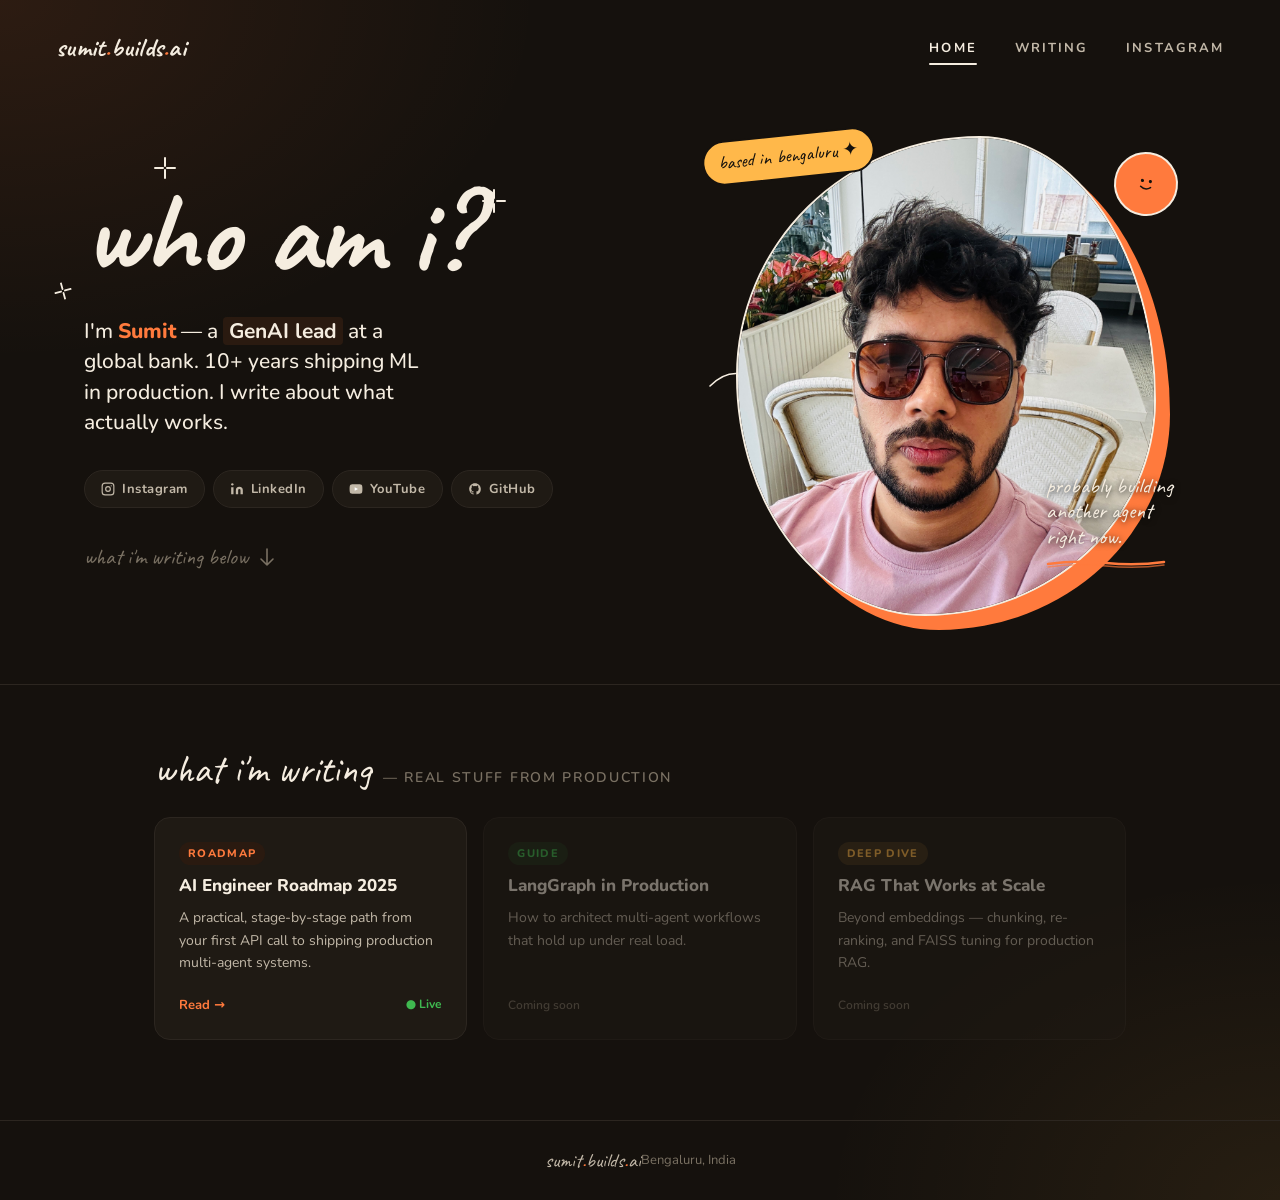
<file: index.html>
<!DOCTYPE html>
<html lang="en">

<head>
    <meta charset="UTF-8" />
    <meta name="viewport" content="width=device-width, initial-scale=1" />
    <title>Sumit Khandelwal — AI Engineer & Builder</title>
    <link rel="preconnect" href="https://fonts.googleapis.com" />
    <link rel="preconnect" href="https://fonts.gstatic.com" crossorigin />
    <link
        href="https://fonts.googleapis.com/css2?family=Caveat:wght@600;700&family=Nunito:wght@400;600;700;800&display=swap"
        rel="stylesheet" />
    <link rel="stylesheet" href="assets/style.css" />

</head>

<body>

    <!-- TOPBAR -->
    <header class="topbar">
        <div class="wordmark">sumit<span class="dot">.</span>builds<span class="dot">.</span>ai</div>
        <nav class="topnav">
            <a href="#" class="active">Home</a>
            <a href="#writing">Writing</a>
            <a href="https://www.instagram.com/sumit.builds.ai" target="_blank">Instagram</a>
        </nav>
    </header>

    <!-- HERO STAGE -->
    <main class="stage">

        <!-- LEFT: COPY -->
        <div class="copy">
            <h1 class="who">
                who am i?
                <svg class="spark s1" width="22" height="22" viewBox="0 0 22 22" fill="none">
                    <path d="M11 1 L11 9 M1 11 L9 11 M13 11 L21 11 M11 13 L11 21" stroke="currentColor" stroke-width="2"
                        stroke-linecap="round" />
                </svg>
                <svg class="spark s2" width="28" height="28" viewBox="0 0 28 28" fill="none">
                    <path d="M14 3 L14 11 M3 14 L11 14 M17 14 L25 14 M14 17 L14 25" stroke="currentColor"
                        stroke-width="2" stroke-linecap="round" />
                </svg>
                <svg class="spark s3" width="18" height="18" viewBox="0 0 18 18" fill="none">
                    <path d="M9 1 L9 7 M1 9 L7 9 M11 9 L17 9 M9 11 L9 17" stroke="currentColor" stroke-width="1.8"
                        stroke-linecap="round" />
                </svg>
            </h1>

            <p class="lede">
                I'm <span class="name">Sumit</span> — a <span class="pop">GenAI lead</span> at a global bank. 10+ years
                shipping ML in production. I write about what actually works.
            </p>

            <div class="social-row">
                <!-- Instagram -->
                <a class="soc" href="https://www.instagram.com/sumit.builds.ai" target="_blank">
                    <svg width="14" height="14" viewBox="0 0 24 24" fill="none" stroke="currentColor" stroke-width="2"
                        stroke-linecap="round" stroke-linejoin="round">
                        <rect x="2" y="2" width="20" height="20" rx="5" ry="5" />
                        <circle cx="12" cy="12" r="4" />
                        <circle cx="17.5" cy="6.5" r="1" fill="currentColor" stroke="none" />
                    </svg>
                    Instagram
                </a>
                <!-- LinkedIn -->
                <a class="soc" href="https://www.linkedin.com/in/khandelwalsumit/" target="_blank">
                    <svg width="14" height="14" viewBox="0 0 24 24" fill="currentColor">
                        <path d="M16 8a6 6 0 0 1 6 6v7h-4v-7a2 2 0 0 0-2-2 2 2 0 0 0-2 2v7h-4v-7a6 6 0 0 1 6-6z" />
                        <rect x="2" y="9" width="4" height="12" />
                        <circle cx="4" cy="4" r="2" />
                    </svg>
                    LinkedIn
                </a>
                <!-- YouTube -->
                <a class="soc" href="https://www.youtube.com/@Khandelwalsumit" target="_blank">
                    <svg width="14" height="14" viewBox="0 0 24 24" fill="currentColor">
                        <path
                            d="M22.54 6.42a2.78 2.78 0 0 0-1.95-1.96C18.88 4 12 4 12 4s-6.88 0-8.59.46a2.78 2.78 0 0 0-1.95 1.96A29 29 0 0 0 1 12a29 29 0 0 0 .46 5.58A2.78 2.78 0 0 0 3.41 19.6C5.12 20 12 20 12 20s6.88 0 8.59-.4a2.78 2.78 0 0 0 1.95-1.95A29 29 0 0 0 23 12a29 29 0 0 0-.46-5.58z" />
                        <polygon points="9.75 15.02 15.5 12 9.75 8.98 9.75 15.02" fill="white" />
                    </svg>
                    YouTube
                </a>
                <!-- GitHub -->
                <a class="soc" href="https://github.com/khandelwalsumit/" target="_blank">
                    <svg width="14" height="14" viewBox="0 0 24 24" fill="currentColor">
                        <path
                            d="M12 2C6.477 2 2 6.484 2 12.017c0 4.425 2.865 8.18 6.839 9.504.5.092.682-.217.682-.483 0-.237-.008-.868-.013-1.703-2.782.605-3.369-1.343-3.369-1.343-.454-1.158-1.11-1.466-1.11-1.466-.908-.62.069-.608.069-.608 1.003.07 1.531 1.032 1.531 1.032.892 1.53 2.341 1.088 2.91.832.092-.647.35-1.088.636-1.338-2.22-.253-4.555-1.113-4.555-4.951 0-1.093.39-1.988 1.029-2.688-.103-.253-.446-1.272.098-2.65 0 0 .84-.27 2.75 1.026A9.564 9.564 0 0 1 12 6.844a9.59 9.59 0 0 1 2.504.337c1.909-1.296 2.747-1.027 2.747-1.027.546 1.379.202 2.398.1 2.651.64.7 1.028 1.595 1.028 2.688 0 3.848-2.339 4.695-4.566 4.943.359.309.678.92.678 1.855 0 1.338-.012 2.419-.012 2.747 0 .268.18.58.688.482A10.019 10.019 0 0 0 22 12.017C22 6.484 17.522 2 12 2z" />
                    </svg>
                    GitHub
                </a>
            </div>

            <div class="scroll-hint">
                what i'm writing below
                <svg width="22" height="22" viewBox="0 0 22 22" fill="none">
                    <path d="M11 3 L11 19 M5 13 L11 19 L17 13" stroke="currentColor" stroke-width="1.6"
                        stroke-linecap="round" stroke-linejoin="round" />
                </svg>
            </div>
        </div>

        <!-- RIGHT: PHOTO -->
        <div class="portrait-wrap">

            <svg class="arrow-curl" width="80" height="80" viewBox="0 0 80 80" fill="none">
                <path d="M8 50 Q 28 30, 50 42 Q 64 50, 70 36" stroke="currentColor" stroke-width="1.6"
                    stroke-linecap="round" fill="none" />
                <path d="M64 32 L70 36 L66 42" stroke="currentColor" stroke-width="1.6" stroke-linecap="round"
                    stroke-linejoin="round" fill="none" />
            </svg>

            <div class="tag-pill">based in bengaluru ✦</div>

            <div class="blob">
                <img src="assets/avatar.JPG" alt="Sumit Khandelwal" />
            </div>

            <div class="smiley">
                <svg width="32" height="32" viewBox="0 0 32 32" fill="none">
                    <circle cx="12" cy="13" r="1.6" fill="currentColor" />
                    <circle cx="20" cy="13" r="1.6" fill="currentColor" />
                    <path d="M11 19 Q 16 23, 21 19" stroke="currentColor" stroke-width="1.6" stroke-linecap="round"
                        fill="none" />
                </svg>
            </div>

            <div class="callout">
                probably building another agent <br> right now.
                <br><span class="underline">
                    <svg width="120" height="12" viewBox="0 0 120 12" fill="none" style="display:block;margin-top:4px">
                        <path d="M2 6 Q 30 2, 60 5 T 118 4" stroke="#ff7a3d" stroke-width="2.5" stroke-linecap="round"
                            fill="none" />
                        <path d="M2 9 Q 30 5, 60 8 T 118 7" stroke="#ff7a3d" stroke-width="1.5" stroke-linecap="round"
                            fill="none" opacity="0.65" />
                    </svg>
                </span>
            </div>

        </div>
    </main>

    <!-- STRIPE -->
    <div class="stripe"></div>

    <!-- WRITING SECTION -->
    <section class="writing" id="writing">
        <div class="writing-header">
            <div class="writing-label">what i'm writing</div>
            <div class="writing-sub">— real stuff from production</div>
        </div>

        <div class="writing-grid">

            <a href="articles/ai-engineer-roadmap.html" class="wcard">
                <div class="wtag wtag-orange">Roadmap</div>
                <div class="wtitle">AI Engineer Roadmap 2025</div>
                <div class="wdesc">A practical, stage-by-stage path from your first API call to shipping production
                    multi-agent systems.</div>
                <div class="wfooter">
                    <span class="wlink">Read →</span>
                    <span class="wlive">● Live</span>
                </div>
            </a>

            <div class="wcard dim">
                <div class="wtag wtag-green">Guide</div>
                <div class="wtitle">LangGraph in Production</div>
                <div class="wdesc">How to architect multi-agent workflows that hold up under real load.</div>
                <div class="wfooter">
                    <span class="wstatus">Coming soon</span>
                </div>
            </div>

            <div class="wcard dim">
                <div class="wtag wtag-peach">Deep Dive</div>
                <div class="wtitle">RAG That Works at Scale</div>
                <div class="wdesc">Beyond embeddings — chunking, re-ranking, and FAISS tuning for production RAG.</div>
                <div class="wfooter">
                    <span class="wstatus">Coming soon</span>
                </div>
            </div>

        </div>
    </section>

    <!-- FOOTER STRIPE -->
    <div class="stripe"></div>
    <div class="footer-inner">
        <div class="footer-word">sumit<span style="color:var(--lav)">.</span>builds<span
                style="color:var(--lav)">.</span>ai</div>
        <div>Bengaluru, India</div>
    </div>

</body>

</html>
</file>
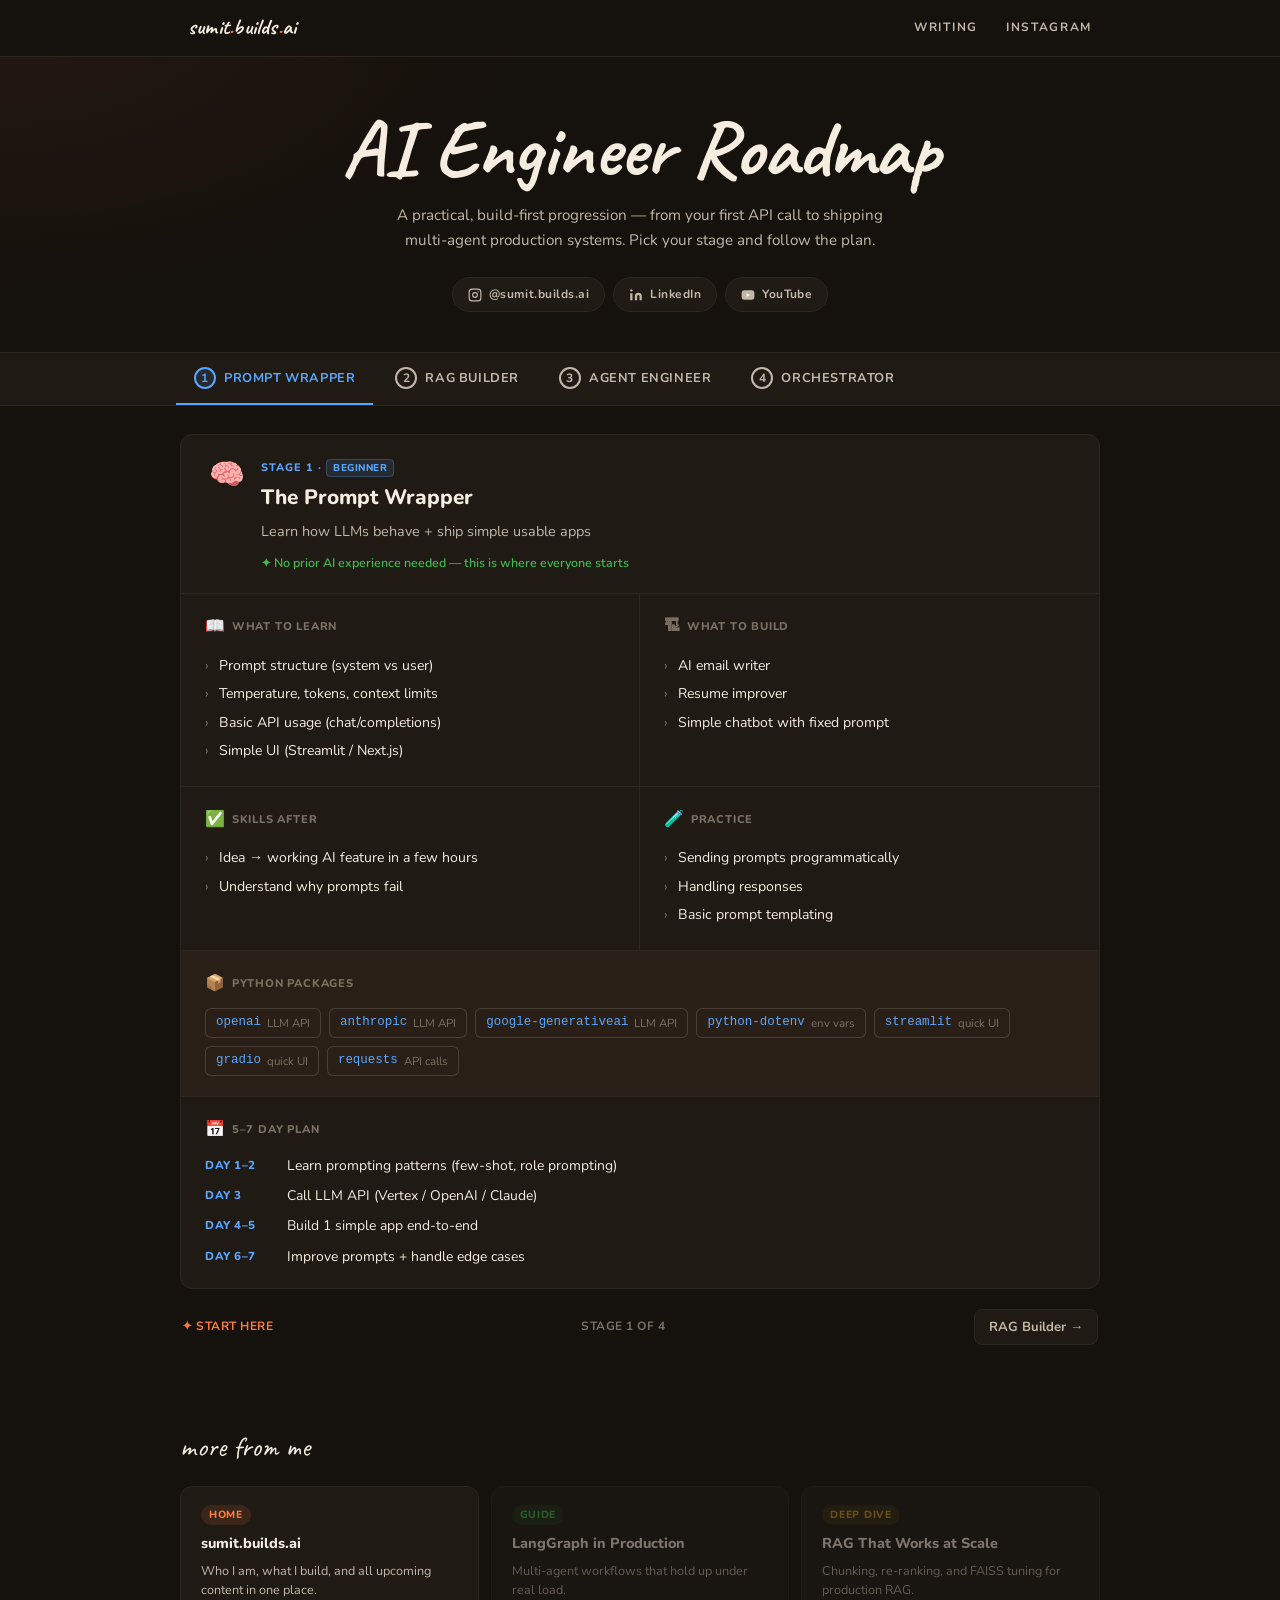
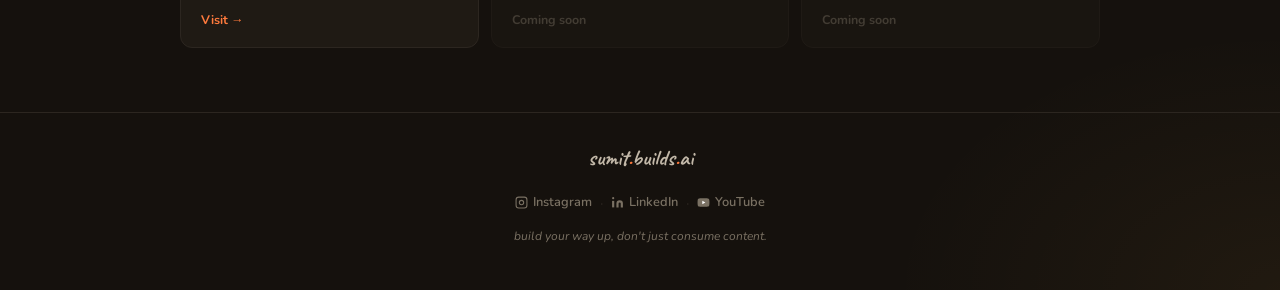
<file: articles/ai-engineer-roadmap.html>
<!DOCTYPE html>
<html lang="en">

<head>
  <meta charset="UTF-8" />
  <meta name="viewport" content="width=device-width, initial-scale=1.0" />
  <title>sumit.builds.ai — AI Engineer Roadmap</title>
  <link rel="preconnect" href="https://fonts.googleapis.com" />
  <link rel="preconnect" href="https://fonts.gstatic.com" crossorigin />
  <link
    href="https://fonts.googleapis.com/css2?family=Caveat:wght@600;700&family=Nunito:wght@400;600;700;800&display=swap"
    rel="stylesheet" />
  <style>
    :root {
      --bg: #15110d;
      --surface: #1f1a14;
      --surface2: #2a1f16;
      --border: #2c2620;
      --text: #f5ede0;
      --muted: #c2b8a8;
      --faint: #7a7163;
      --lav: #ff7a3d;
      --peach: #ffb84a;
      --s1: #58a6ff;
      --s2: #3fb950;
      --s3: #d29922;
      --s4: #f78166;
      --tag-bg: #2a1f16;
      --radius: 12px;
    }

    * {
      box-sizing: border-box;
      margin: 0;
      padding: 0;
    }

    body {
      background: var(--bg);
      color: var(--text);
      font-family: 'Nunito', -apple-system, BlinkMacSystemFont, sans-serif;
      font-size: 15px;
      line-height: 1.6;
      -webkit-font-smoothing: antialiased;
      background-image:
        radial-gradient(900px 500px at 0% 0%, rgba(255, 122, 61, 0.07), transparent 60%),
        radial-gradient(600px 400px at 100% 100%, rgba(255, 184, 74, 0.05), transparent 65%);
    }

    a {
      color: inherit;
      text-decoration: none;
    }

    /* ── TOPBAR / SITE NAV ── */
    .site-nav {
      border-bottom: 1px solid var(--border);
      background: var(--bg);
      position: sticky;
      top: 0;
      z-index: 200;
    }

    .site-nav-inner {
      max-width: 960px;
      margin: 0 auto;
      padding: 0 28px;
      height: 56px;
      display: flex;
      align-items: center;
      justify-content: space-between;
    }

    .site-nav-brand {
      font-family: 'Caveat', cursive;
      font-size: 22px;
      font-weight: 700;
      color: var(--text);
      letter-spacing: 0.01em;
    }

    .site-nav-brand .dot {
      color: var(--lav);
    }

    .site-nav-links {
      display: flex;
      align-items: center;
      gap: 28px;
      font-size: 12px;
      font-weight: 700;
      letter-spacing: 0.14em;
      text-transform: uppercase;
      color: var(--muted);
    }

    .site-nav-links a {
      transition: color 0.15s;
    }

    .site-nav-links a:hover {
      color: var(--text);
    }

    /* ── HERO ── */
    .hero {
      text-align: center;
      padding: 52px 20px 40px;
      border-bottom: 1px solid var(--border);
    }

    .hero h1 {
      font-family: 'Caveat', cursive;
      font-size: clamp(2.8rem, 7vw, 5rem);
      font-weight: 700;
      line-height: 1;
      letter-spacing: -0.01em;
      margin-bottom: 14px;
      color: var(--text);
    }

    .hero p {
      color: var(--muted);
      font-size: 0.95rem;
      max-width: 500px;
      margin: 0 auto 24px;
      line-height: 1.65;
    }

    /* ── HERO SOCIALS (pill style matching homepage) ── */
    .hero-socials {
      display: flex;
      justify-content: center;
      gap: 8px;
      flex-wrap: wrap;
    }

    .soc {
      display: inline-flex;
      align-items: center;
      gap: 7px;
      padding: 7px 15px;
      border: 1.5px solid var(--border);
      border-radius: 999px;
      font-size: 12px;
      font-weight: 700;
      color: var(--muted);
      background: var(--surface);
      transition: border-color 0.15s, color 0.15s;
      letter-spacing: 0.04em;
    }

    .soc:hover {
      color: var(--text);
      border-color: var(--lav);
    }

    .soc svg {
      flex-shrink: 0;
    }

    /* ── TAB BAR ── */
    .tab-bar-wrap {
      background: var(--surface);
      border-bottom: 1px solid var(--border);
      position: sticky;
      top: 56px;
      z-index: 100;
    }

    .tab-bar {
      max-width: 960px;
      margin: 0 auto;
      display: flex;
      align-items: stretch;
      padding: 0 16px;
      gap: 4px;
      overflow-x: auto;
      scrollbar-width: none;
    }

    .tab-bar::-webkit-scrollbar {
      display: none;
    }

    .tab-btn {
      display: flex;
      align-items: center;
      gap: 8px;
      padding: 14px 18px;
      background: none;
      border: none;
      border-bottom: 3px solid transparent;
      color: var(--muted);
      font-size: 0.8rem;
      font-weight: 700;
      font-family: 'Nunito', sans-serif;
      text-transform: uppercase;
      letter-spacing: 0.6px;
      cursor: pointer;
      white-space: nowrap;
      transition: color 0.15s, border-color 0.15s;
      flex-shrink: 0;
      margin-bottom: -1px;
    }

    .tab-btn:hover {
      color: var(--text);
    }

    .tab-btn .num {
      width: 22px;
      height: 22px;
      border-radius: 50%;
      display: flex;
      align-items: center;
      justify-content: center;
      font-size: 0.75rem;
      font-weight: 700;
      border: 2px solid currentColor;
      flex-shrink: 0;
      transition: background 0.15s;
    }

    .tab-btn[data-stage="1"].active {
      color: var(--s1);
      border-bottom-color: var(--s1);
    }

    .tab-btn[data-stage="2"].active {
      color: var(--s2);
      border-bottom-color: var(--s2);
    }

    .tab-btn[data-stage="3"].active {
      color: var(--s3);
      border-bottom-color: var(--s3);
    }

    .tab-btn[data-stage="4"].active {
      color: var(--s4);
      border-bottom-color: var(--s4);
    }

    .tab-btn[data-stage="1"].active .num {
      background: rgba(88, 166, 255, 0.12);
    }

    .tab-btn[data-stage="2"].active .num {
      background: rgba(63, 185, 80, 0.12);
    }

    .tab-btn[data-stage="3"].active .num {
      background: rgba(210, 153, 34, 0.12);
    }

    .tab-btn[data-stage="4"].active .num {
      background: rgba(247, 129, 102, 0.12);
    }

    /* ── CONTAINER ── */
    .container {
      max-width: 960px;
      margin: 0 auto;
      padding: 28px 20px 80px;
    }

    /* ── STAGE PANELS ── */
    .stage-panel {
      display: none;
    }

    .stage-panel.active {
      display: block;
    }

    /* ── STAGE CARD ── */
    .stage-card {
      background: var(--surface);
      border: 1.5px solid var(--border);
      border-radius: var(--radius);
      overflow: hidden;
    }

    .stage-header {
      padding: 24px 28px 20px;
      border-bottom: 1px solid var(--border);
      display: flex;
      align-items: flex-start;
      gap: 16px;
    }

    .stage-badge {
      font-size: 1.8rem;
      flex-shrink: 0;
      line-height: 1;
      margin-top: 2px;
    }

    .stage-meta {
      flex: 1;
    }

    .stage-label {
      font-size: 0.68rem;
      font-weight: 800;
      text-transform: uppercase;
      letter-spacing: 1px;
      margin-bottom: 4px;
    }

    .s1 .stage-label {
      color: var(--s1);
    }

    .s2 .stage-label {
      color: var(--s2);
    }

    .s3 .stage-label {
      color: var(--s3);
    }

    .s4 .stage-label {
      color: var(--s4);
    }

    .stage-title {
      font-size: 1.3rem;
      font-weight: 800;
      margin-bottom: 6px;
    }

    .stage-goal {
      color: var(--muted);
      font-size: 0.9rem;
    }

    .stage-body {
      display: grid;
      grid-template-columns: 1fr 1fr;
    }

    @media (max-width: 620px) {
      .stage-body {
        grid-template-columns: 1fr;
      }
    }

    .section {
      padding: 20px 24px;
      border-right: 1px solid var(--border);
      border-bottom: 1px solid var(--border);
    }

    .section:nth-child(even) {
      border-right: none;
    }

    .section:nth-last-child(-n+2) {
      border-bottom: none;
    }

    @media (max-width: 620px) {
      .section {
        border-right: none;
      }

      .section:last-child {
        border-bottom: none;
      }
    }

    .section-title {
      font-size: 0.7rem;
      font-weight: 800;
      text-transform: uppercase;
      letter-spacing: 0.8px;
      color: var(--faint);
      margin-bottom: 12px;
      display: flex;
      align-items: center;
      gap: 6px;
    }

    .section-title span {
      font-size: 1rem;
    }

    ul {
      list-style: none;
      padding: 0;
    }

    ul li {
      color: var(--text);
      font-size: 0.88rem;
      padding: 3px 0 3px 14px;
      position: relative;
    }

    ul li::before {
      content: '›';
      position: absolute;
      left: 0;
      color: var(--faint);
    }

    .packages-section {
      padding: 20px 24px;
      border-top: 1px solid var(--border);
      background: var(--surface2);
    }

    .packages-grid {
      display: flex;
      flex-wrap: wrap;
      gap: 8px;
      margin-top: 10px;
    }

    .pkg {
      background: var(--tag-bg);
      border: 1px solid rgba(255, 255, 255, 0.14);
      border-radius: 6px;
      padding: 4px 10px;
      font-family: 'SFMono-Regular', Consolas, monospace;
      font-size: 0.78rem;
      color: var(--text);
      display: flex;
      align-items: center;
      gap: 6px;
    }

    .pkg .pkg-note {
      color: var(--faint);
      font-family: 'Nunito', sans-serif;
      font-size: 0.72rem;
    }

    .s1 .pkg-key {
      color: var(--s1);
    }

    .s2 .pkg-key {
      color: var(--s2);
    }

    .s3 .pkg-key {
      color: var(--s3);
    }

    .s4 .pkg-key {
      color: var(--s4);
    }

    .timeline-section {
      padding: 20px 24px;
      border-top: 1px solid var(--border);
    }

    .timeline {
      display: flex;
      flex-direction: column;
      gap: 8px;
      margin-top: 10px;
    }

    .timeline-item {
      display: flex;
      gap: 12px;
      align-items: flex-start;
    }

    .timeline-day {
      font-size: 0.72rem;
      font-weight: 800;
      text-transform: uppercase;
      letter-spacing: 0.5px;
      white-space: nowrap;
      padding-top: 1px;
      min-width: 70px;
    }

    .s1 .timeline-day {
      color: var(--s1);
    }

    .s2 .timeline-day {
      color: var(--s2);
    }

    .s3 .timeline-day {
      color: var(--s3);
    }

    .s4 .timeline-day {
      color: var(--s4);
    }

    .timeline-text {
      font-size: 0.87rem;
      color: var(--text);
    }

    /* ── DIFFICULTY BADGES ── */
    .difficulty {
      font-size: 0.62rem;
      font-weight: 800;
      text-transform: uppercase;
      letter-spacing: 0.5px;
      border-radius: 4px;
      padding: 1px 6px;
      vertical-align: middle;
    }

    .difficulty.beginner {
      background: rgba(88, 166, 255, 0.12);
      color: var(--s1);
      border: 1px solid rgba(88, 166, 255, 0.25);
    }

    .difficulty.intermediate {
      background: rgba(63, 185, 80, 0.12);
      color: var(--s2);
      border: 1px solid rgba(63, 185, 80, 0.25);
    }

    .difficulty.advanced {
      background: rgba(210, 153, 34, 0.12);
      color: var(--s3);
      border: 1px solid rgba(210, 153, 34, 0.25);
    }

    .difficulty.expert {
      background: rgba(247, 129, 102, 0.12);
      color: var(--s4);
      border: 1px solid rgba(247, 129, 102, 0.25);
    }

    /* ── PREREQ / START BADGE ── */
    .prereq-note {
      margin-top: 10px;
      font-size: 0.78rem;
      color: var(--muted);
      font-style: italic;
    }

    .prereq-note.start {
      color: var(--s2);
      font-style: normal;
      font-weight: 600;
    }

    .start-badge {
      font-size: 0.6rem;
      font-weight: 800;
      text-transform: uppercase;
      letter-spacing: 0.4px;
      background: rgba(255, 122, 61, 0.15);
      border: 1px solid rgba(255, 122, 61, 0.35);
      color: var(--lav);
      border-radius: 4px;
      padding: 1px 5px;
      margin-left: 2px;
    }

    /* ── STAGE NAV ── */
    .stage-nav {
      display: flex;
      justify-content: space-between;
      align-items: center;
      margin-top: 20px;
      padding: 0 2px;
    }

    .nav-btn {
      display: flex;
      align-items: center;
      gap: 6px;
      background: var(--surface);
      border: 1.5px solid var(--border);
      border-radius: 8px;
      padding: 8px 14px;
      font-size: 0.82rem;
      font-weight: 700;
      font-family: 'Nunito', sans-serif;
      color: var(--muted);
      cursor: pointer;
      transition: color 0.15s, border-color 0.15s;
    }

    .nav-btn:hover {
      color: var(--text);
      border-color: var(--lav);
    }

    .nav-btn:disabled {
      opacity: 0.25;
      cursor: not-allowed;
    }

    .stage-counter {
      font-size: 0.75rem;
      color: var(--faint);
      font-weight: 700;
      text-transform: uppercase;
      letter-spacing: 0.5px;
    }

    /* ── BOTTOM: INSIGHT + REALITY + FOCUS ── */
    .divider {
      border: none;
      border-top: 1px solid var(--border);
      margin: 40px 0;
    }

    .insight-card {
      background: var(--surface);
      border: 1.5px solid var(--border);
      border-radius: var(--radius);
      padding: 28px 32px;
      margin-bottom: 24px;
    }

    .insight-card h2 {
      font-size: 1.05rem;
      font-weight: 800;
      margin-bottom: 16px;
    }

    .stack-flow {
      display: flex;
      flex-direction: column;
      gap: 10px;
      margin-top: 4px;
    }

    .stack-row {
      display: flex;
      align-items: center;
      gap: 12px;
      font-size: 0.88rem;
    }

    .stack-stage {
      font-weight: 800;
      min-width: 80px;
      font-size: 0.78rem;
    }

    .stack-arrow {
      color: var(--faint);
    }

    .stack-tools {
      display: flex;
      flex-wrap: wrap;
      gap: 6px;
    }

    .tag {
      background: var(--tag-bg);
      border: 1px solid var(--border);
      border-radius: 5px;
      padding: 2px 8px;
      font-family: 'SFMono-Regular', Consolas, monospace;
      font-size: 0.75rem;
    }

    .reality-check {
      background: linear-gradient(135deg, #2a1a05 0%, #1f1a14 100%);
      border: 1.5px solid #4a3010;
      border-radius: var(--radius);
      padding: 28px 32px;
      margin-bottom: 24px;
    }

    .reality-check h2 {
      font-size: 1.05rem;
      font-weight: 800;
      margin-bottom: 16px;
    }

    .reality-rows {
      display: flex;
      flex-direction: column;
      gap: 8px;
    }

    .reality-row {
      display: flex;
      align-items: center;
      gap: 12px;
      font-size: 0.88rem;
    }

    .reality-row .cross {
      color: var(--s4);
      font-weight: 800;
    }

    .reality-row .not-enough {
      text-decoration: line-through;
      color: var(--faint);
    }

    .focus-card {
      background: linear-gradient(135deg, #2a1810 0%, #221a10 100%);
      border: 1.5px solid #4d2510;
      border-radius: var(--radius);
      padding: 28px 32px;
    }

    .focus-card h2 {
      font-size: 1.05rem;
      font-weight: 800;
      margin-bottom: 6px;
    }

    .focus-card .subtitle {
      font-size: 0.85rem;
      color: var(--muted);
      margin-bottom: 18px;
    }

    .focus-pkgs {
      display: flex;
      flex-wrap: wrap;
      gap: 10px;
    }

    .focus-pkg {
      background: rgba(255, 122, 61, 0.08);
      border: 1px solid rgba(255, 122, 61, 0.25);
      border-radius: 8px;
      padding: 10px 16px;
    }

    .focus-pkg .name {
      font-family: 'SFMono-Regular', Consolas, monospace;
      font-size: 0.9rem;
      color: var(--lav);
      font-weight: 600;
      margin-bottom: 2px;
    }

    .focus-pkg .desc {
      font-size: 0.75rem;
      color: var(--muted);
    }

    /* ── NEXT UP ── */
    .next-up {
      max-width: 960px;
      margin: 0 auto;
      padding: 0 20px 64px;
    }

    .next-up-label {
      font-family: 'Caveat', cursive;
      font-size: 28px;
      color: var(--text);
      margin-bottom: 16px;
    }

    .next-up-grid {
      display: grid;
      grid-template-columns: repeat(auto-fill, minmax(240px, 1fr));
      gap: 12px;
    }

    .next-up-card {
      background: var(--surface);
      border: 1.5px solid var(--border);
      border-radius: var(--radius);
      padding: 18px 20px;
      display: flex;
      flex-direction: column;
      gap: 8px;
      transition: border-color 0.15s, transform 0.15s;
    }

    .next-up-card:hover {
      border-color: var(--lav);
      transform: translateY(-2px);
    }

    .next-up-card.dim {
      opacity: 0.45;
      cursor: default;
    }

    .next-up-card.dim:hover {
      border-color: var(--border);
      transform: none;
    }

    .nuc-tag {
      font-size: 0.65rem;
      font-weight: 800;
      text-transform: uppercase;
      letter-spacing: 0.7px;
      padding: 2px 8px;
      border-radius: 999px;
      width: fit-content;
    }

    .nuc-tag.blue {
      background: rgba(255, 122, 61, 0.12);
      color: var(--lav);
    }

    .nuc-tag.green {
      background: rgba(63, 185, 80, 0.12);
      color: var(--s2);
    }

    .nuc-tag.yellow {
      background: rgba(210, 153, 34, 0.12);
      color: var(--s3);
    }

    .nuc-title {
      font-size: 0.9rem;
      font-weight: 800;
      color: var(--text);
      line-height: 1.4;
    }

    .nuc-desc {
      font-size: 0.79rem;
      color: var(--muted);
      line-height: 1.5;
    }

    .nuc-action {
      font-size: 0.78rem;
      color: var(--lav);
      font-weight: 700;
      margin-top: 2px;
    }

    /* ── FOOTER ── */
    .footer {
      border-top: 1px solid var(--border);
      padding: 28px 20px 44px;
      text-align: center;
    }

    .footer-wordmark {
      font-family: 'Caveat', cursive;
      font-size: 22px;
      font-weight: 700;
      color: var(--muted);
      margin-bottom: 14px;
    }

    .footer-wordmark .dot {
      color: var(--lav);
    }

    .footer-socials {
      display: flex;
      justify-content: center;
      align-items: center;
      gap: 8px;
      margin-bottom: 12px;
    }

    .footer-social-link {
      display: inline-flex;
      align-items: center;
      gap: 5px;
      color: var(--faint);
      font-size: 0.8rem;
      font-weight: 600;
      transition: color 0.15s;
    }

    .footer-social-link:hover {
      color: var(--text);
    }

    .footer-dot {
      color: var(--border);
    }

    .footer-copy {
      font-size: 0.75rem;
      color: var(--faint);
      font-style: italic;
    }

    /* ── MOBILE ── */
    @media (max-width: 620px) {

      /* fix section bottom-border for single-column layout */
      .section:nth-last-child(-n+2) {
        border-bottom: 1px solid var(--border);
      }

      .section:last-child {
        border-bottom: none;
      }
    }

    @media (max-width: 560px) {
      .site-nav-links {
        display: none;
      }

      .hero {
        padding: 28px 16px 20px;
      }

      .hero h1 {
        font-size: 2.4rem;
      }

      .hero p {
        font-size: 0.88rem;
      }

      .tab-btn {
        padding: 12px 12px;
        font-size: 0.72rem;
      }

      .tab-btn .num {
        width: 18px;
        height: 18px;
        font-size: 0.68rem;
      }

      .container {
        padding: 20px 14px 60px;
      }

      .stage-header {
        padding: 18px 18px 14px;
        gap: 12px;
      }

      .stage-badge {
        font-size: 1.5rem;
      }

      .stage-title {
        font-size: 1.1rem;
      }

      .section {
        padding: 16px 16px;
      }

      .packages-section {
        padding: 16px 16px;
      }

      .timeline-section {
        padding: 16px 16px;
      }

      .insight-card,
      .reality-check,
      .focus-card {
        padding: 20px 18px;
      }

      .stack-row {
        flex-wrap: wrap;
        gap: 6px;
      }

      .stack-stage {
        min-width: unset;
      }

      .stage-nav {
        flex-wrap: wrap;
        gap: 10px;
        justify-content: center;
      }

      .nav-btn {
        padding: 8px 12px;
        font-size: 0.78rem;
      }

      .next-up {
        padding: 0 14px 48px;
      }

      .next-up-label {
        font-size: 24px;
      }

      .footer {
        padding: 20px 16px 36px;
      }
    }
  </style>
</head>

<body>

  <!-- SITE NAV -->
  <nav class="site-nav">
    <div class="site-nav-inner">
      <a href="../index.html" class="site-nav-brand">sumit<span class="dot">.</span>builds<span
          class="dot">.</span>ai</a>
      <div class="site-nav-links">
        <a href="../index.html#writing">Writing</a>
        <a href="https://www.instagram.com/sumit.builds.ai" target="_blank">Instagram</a>
      </div>
    </div>
  </nav>

  <!-- HERO -->
  <div class="hero">
    <h1>AI Engineer Roadmap</h1>
    <p>A practical, build-first progression — from your first API call to shipping multi-agent production systems. Pick
      your stage and follow the plan.</p>
    <div class="hero-socials">
      <a class="soc" href="https://www.instagram.com/sumit.builds.ai" target="_blank">
        <svg width="14" height="14" viewBox="0 0 24 24" fill="none" stroke="currentColor" stroke-width="2"
          stroke-linecap="round" stroke-linejoin="round">
          <rect x="2" y="2" width="20" height="20" rx="5" ry="5" />
          <circle cx="12" cy="12" r="4" />
          <circle cx="17.5" cy="6.5" r="1" fill="currentColor" stroke="none" />
        </svg>
        @sumit.builds.ai
      </a>
      <a class="soc" href="https://www.linkedin.com/in/khandelwalsumit/" target="_blank">
        <svg width="14" height="14" viewBox="0 0 24 24" fill="currentColor">
          <path d="M16 8a6 6 0 0 1 6 6v7h-4v-7a2 2 0 0 0-2-2 2 2 0 0 0-2 2v7h-4v-7a6 6 0 0 1 6-6z" />
          <rect x="2" y="9" width="4" height="12" />
          <circle cx="4" cy="4" r="2" />
        </svg>
        LinkedIn
      </a>
      <a class="soc" href="https://www.youtube.com/@Khandelwalsumit" target="_blank">
        <svg width="14" height="14" viewBox="0 0 24 24" fill="currentColor">
          <path
            d="M22.54 6.42a2.78 2.78 0 0 0-1.95-1.96C18.88 4 12 4 12 4s-6.88 0-8.59.46a2.78 2.78 0 0 0-1.95 1.96A29 29 0 0 0 1 12a29 29 0 0 0 .46 5.58A2.78 2.78 0 0 0 3.41 19.6C5.12 20 12 20 12 20s6.88 0 8.59-.4a2.78 2.78 0 0 0 1.95-1.95A29 29 0 0 0 23 12a29 29 0 0 0-.46-5.58z" />
          <polygon points="9.75 15.02 15.5 12 9.75 8.98 9.75 15.02" fill="white" />
        </svg>
        YouTube
      </a>
    </div>
  </div>

  <!-- TAB BAR -->
  <div class="tab-bar-wrap">
    <div class="tab-bar">
      <button class="tab-btn active" data-stage="1" onclick="switchTab(1)">
        <span class="num">1</span> Prompt Wrapper
      </button>
      <button class="tab-btn" data-stage="2" onclick="switchTab(2)">
        <span class="num">2</span> RAG Builder
      </button>
      <button class="tab-btn" data-stage="3" onclick="switchTab(3)">
        <span class="num">3</span> Agent Engineer
      </button>
      <button class="tab-btn" data-stage="4" onclick="switchTab(4)">
        <span class="num">4</span> Orchestrator
      </button>
    </div>
  </div>

  <div class="container">

    <!-- ═══ STAGE 1 ═══ -->
    <div class="stage-panel active" id="panel-1">
      <div class="stage-card s1">
        <div class="stage-header">
          <div class="stage-badge">🧠</div>
          <div class="stage-meta">
            <div class="stage-label">Stage 1 · <span class="difficulty beginner">Beginner</span></div>
            <div class="stage-title">The Prompt Wrapper</div>
            <div class="stage-goal">Learn how LLMs behave + ship simple usable apps</div>
            <div class="prereq-note start">✦ No prior AI experience needed — this is where everyone starts</div>
          </div>
        </div>

        <div class="stage-body">
          <div class="section">
            <div class="section-title"><span>📖</span> What to Learn</div>
            <ul>
              <li>Prompt structure (system vs user)</li>
              <li>Temperature, tokens, context limits</li>
              <li>Basic API usage (chat/completions)</li>
              <li>Simple UI (Streamlit / Next.js)</li>
            </ul>
          </div>
          <div class="section">
            <div class="section-title"><span>🏗</span> What to Build</div>
            <ul>
              <li>AI email writer</li>
              <li>Resume improver</li>
              <li>Simple chatbot with fixed prompt</li>
            </ul>
          </div>
          <div class="section">
            <div class="section-title"><span>✅</span> Skills After</div>
            <ul>
              <li>Idea → working AI feature in a few hours</li>
              <li>Understand why prompts fail</li>
            </ul>
          </div>
          <div class="section">
            <div class="section-title"><span>🧪</span> Practice</div>
            <ul>
              <li>Sending prompts programmatically</li>
              <li>Handling responses</li>
              <li>Basic prompt templating</li>
            </ul>
          </div>
        </div>

        <div class="packages-section">
          <div class="section-title"><span>📦</span> Python Packages</div>
          <div class="packages-grid">
            <div class="pkg"><span class="pkg-key">openai</span> <span class="pkg-note">LLM API</span></div>
            <div class="pkg"><span class="pkg-key">anthropic</span> <span class="pkg-note">LLM API</span></div>
            <div class="pkg"><span class="pkg-key">google-generativeai</span> <span class="pkg-note">LLM API</span>
            </div>
            <div class="pkg"><span class="pkg-key">python-dotenv</span> <span class="pkg-note">env vars</span></div>
            <div class="pkg"><span class="pkg-key">streamlit</span> <span class="pkg-note">quick UI</span></div>
            <div class="pkg"><span class="pkg-key">gradio</span> <span class="pkg-note">quick UI</span></div>
            <div class="pkg"><span class="pkg-key">requests</span> <span class="pkg-note">API calls</span></div>
          </div>
        </div>

        <div class="timeline-section">
          <div class="section-title"><span>📅</span> 5–7 Day Plan</div>
          <div class="timeline">
            <div class="timeline-item">
              <div class="timeline-day">Day 1–2</div>
              <div class="timeline-text">Learn prompting patterns (few-shot, role prompting)</div>
            </div>
            <div class="timeline-item">
              <div class="timeline-day">Day 3</div>
              <div class="timeline-text">Call LLM API (Vertex / OpenAI / Claude)</div>
            </div>
            <div class="timeline-item">
              <div class="timeline-day">Day 4–5</div>
              <div class="timeline-text">Build 1 simple app end-to-end</div>
            </div>
            <div class="timeline-item">
              <div class="timeline-day">Day 6–7</div>
              <div class="timeline-text">Improve prompts + handle edge cases</div>
            </div>
          </div>
        </div>
      </div>

      <div class="stage-nav">
        <span class="stage-counter" style="color: var(--lav);">✦ Start here</span>
        <span class="stage-counter">Stage 1 of 4</span>
        <button class="nav-btn" onclick="switchTab(2)">RAG Builder →</button>
      </div>
    </div>

    <!-- ═══ STAGE 2 ═══ -->
    <div class="stage-panel" id="panel-2">
      <div class="stage-card s2">
        <div class="stage-header">
          <div class="stage-badge">📚</div>
          <div class="stage-meta">
            <div class="stage-label">Stage 2 · <span class="difficulty intermediate">Intermediate</span></div>
            <div class="stage-title">The RAG Builder</div>
            <div class="stage-goal">Make AI "know things" reliably</div>
            <div class="prereq-note">→ Complete Stage 1 before starting here</div>
          </div>
        </div>

        <div class="stage-body">
          <div class="section">
            <div class="section-title"><span>📖</span> What to Learn</div>
            <ul>
              <li>Embeddings + vector databases (FAISS, Pinecone)</li>
              <li>Chunking strategies</li>
              <li>Retrieval tuning (top-k, reranking)</li>
              <li>Basic evals (does it retrieve correctly?)</li>
            </ul>
          </div>
          <div class="section">
            <div class="section-title"><span>🏗</span> What to Build</div>
            <ul>
              <li>Chat with PDFs</li>
              <li>Internal knowledge bot</li>
              <li>Docs Q&A system</li>
            </ul>
          </div>
          <div class="section">
            <div class="section-title"><span>✅</span> Skills After</div>
            <ul>
              <li>Debug "why didn't it answer correctly?"</li>
              <li>Understand retrieval vs generation failures</li>
            </ul>
          </div>
          <div class="section">
            <div class="section-title"><span>🧪</span> Practice</div>
            <ul>
              <li>Chunking strategies</li>
              <li>Embedding + indexing</li>
              <li>Retrieval tuning (top-k, filters)</li>
            </ul>
          </div>
        </div>

        <div class="packages-section">
          <div class="section-title"><span>📦</span> Python Packages</div>
          <div class="packages-grid">
            <div class="pkg"><span class="pkg-key">langchain</span> <span class="pkg-note">RAG pipelines</span></div>
            <div class="pkg"><span class="pkg-key">llama-index</span> <span class="pkg-note">alt RAG framework</span>
            </div>
            <div class="pkg"><span class="pkg-key">faiss-cpu</span> <span class="pkg-note">vector DB</span></div>
            <div class="pkg"><span class="pkg-key">chromadb</span> <span class="pkg-note">local vector DB</span></div>
            <div class="pkg"><span class="pkg-key">sentence-transformers</span> <span class="pkg-note">embeddings</span>
            </div>
            <div class="pkg"><span class="pkg-key">tiktoken</span> <span class="pkg-note">token counting</span></div>
            <div class="pkg"><span class="pkg-key">pypdf</span> <span class="pkg-note">doc parsing</span></div>
            <div class="pkg"><span class="pkg-key">unstructured</span> <span class="pkg-note">doc parsing</span></div>
          </div>
        </div>

        <div class="timeline-section">
          <div class="section-title"><span>📅</span> 10–14 Day Plan</div>
          <div class="timeline">
            <div class="timeline-item">
              <div class="timeline-day">Day 1–2</div>
              <div class="timeline-text">Learn embeddings + vector DB basics</div>
            </div>
            <div class="timeline-item">
              <div class="timeline-day">Day 3–5</div>
              <div class="timeline-text">Build simple RAG pipeline</div>
            </div>
            <div class="timeline-item">
              <div class="timeline-day">Day 6–8</div>
              <div class="timeline-text">Experiment with chunking + retrieval</div>
            </div>
            <div class="timeline-item">
              <div class="timeline-day">Day 9–11</div>
              <div class="timeline-text">Add evaluation dataset</div>
            </div>
            <div class="timeline-item">
              <div class="timeline-day">Day 12–14</div>
              <div class="timeline-text">Improve accuracy + latency</div>
            </div>
          </div>
        </div>
      </div>

      <div class="stage-nav">
        <button class="nav-btn" onclick="switchTab(1)">← Prompt Wrapper</button>
        <span class="stage-counter">Stage 2 of 4</span>
        <button class="nav-btn" onclick="switchTab(3)">Agent Engineer →</button>
      </div>
    </div>

    <!-- ═══ STAGE 3 ═══ -->
    <div class="stage-panel" id="panel-3">
      <div class="stage-card s3">
        <div class="stage-header">
          <div class="stage-badge">⚙️</div>
          <div class="stage-meta">
            <div class="stage-label">Stage 3 · <span class="difficulty advanced">Advanced</span></div>
            <div class="stage-title">The Agent Engineer</div>
            <div class="stage-goal">Build systems that act, not just answer</div>
            <div class="prereq-note">→ Complete Stage 2 before starting here</div>
          </div>
        </div>

        <div class="stage-body">
          <div class="section">
            <div class="section-title"><span>📖</span> What to Learn</div>
            <ul>
              <li>Tool calling (functions / APIs)</li>
              <li>Multi-step reasoning (ReAct, planning)</li>
              <li>State + memory handling</li>
              <li>Retry, fallback, guardrails</li>
              <li>Observability (LangSmith, logging)</li>
            </ul>
          </div>
          <div class="section">
            <div class="section-title"><span>🏗</span> What to Build</div>
            <ul>
              <li>AI research agent (search → summarize → refine)</li>
              <li>Data analyst agent (query → tool → summarize)</li>
              <li>Automation agent (email, scraping, workflows)</li>
            </ul>
          </div>
          <div class="section">
            <div class="section-title"><span>✅</span> Skills After</div>
            <ul>
              <li>Design flows, not just prompts</li>
              <li>Handle failures mid-task</li>
              <li>Think in systems, not responses</li>
            </ul>
          </div>
          <div class="section">
            <div class="section-title"><span>🧪</span> Practice</div>
            <ul>
              <li>Tool calling patterns</li>
              <li>Multi-step reasoning (ReAct style)</li>
              <li>Structured outputs (JSON schemas)</li>
              <li>Error handling + retries</li>
            </ul>
          </div>
        </div>

        <div class="packages-section">
          <div class="section-title"><span>📦</span> Python Packages</div>
          <div class="packages-grid">
            <div class="pkg"><span class="pkg-key">langchain</span> <span class="pkg-note">agents + tools</span></div>
            <div class="pkg"><span class="pkg-key">langgraph</span> <span class="pkg-note">⭐ structured workflows</span>
            </div>
            <div class="pkg"><span class="pkg-key">pydantic</span> <span class="pkg-note">structured outputs</span>
            </div>
            <div class="pkg"><span class="pkg-key">tenacity</span> <span class="pkg-note">retries + robustness</span>
            </div>
            <div class="pkg"><span class="pkg-key">duckdb</span> <span class="pkg-note">fast data queries</span></div>
            <div class="pkg"><span class="pkg-key">httpx</span> <span class="pkg-note">async API calls</span></div>
            <div class="pkg"><span class="pkg-key">langsmith</span> <span class="pkg-note">tracing + evals</span></div>
          </div>
        </div>

        <div class="timeline-section">
          <div class="section-title"><span>📅</span> 2–4 Week Plan</div>
          <div class="timeline">
            <div class="timeline-item">
              <div class="timeline-day">Week 1</div>
              <div class="timeline-text">Tool calling + simple agent loop</div>
            </div>
            <div class="timeline-item">
              <div class="timeline-day">Week 2</div>
              <div class="timeline-text">Multi-step workflows + memory</div>
            </div>
            <div class="timeline-item">
              <div class="timeline-day">Week 3</div>
              <div class="timeline-text">Add evals + monitoring</div>
            </div>
            <div class="timeline-item">
              <div class="timeline-day">Week 4</div>
              <div class="timeline-text">Add retries, fallbacks, guardrails</div>
            </div>
          </div>
        </div>
      </div>

      <div class="stage-nav">
        <button class="nav-btn" onclick="switchTab(2)">← RAG Builder</button>
        <span class="stage-counter">Stage 3 of 4</span>
        <button class="nav-btn" onclick="switchTab(4)">Orchestrator →</button>
      </div>
    </div>

    <!-- ═══ STAGE 4 ═══ -->
    <div class="stage-panel" id="panel-4">
      <div class="stage-card s4">
        <div class="stage-header">
          <div class="stage-badge">🧩</div>
          <div class="stage-meta">
            <div class="stage-label">Stage 4 · <span class="difficulty expert">Expert</span></div>
            <div class="stage-title">The Orchestrator</div>
            <div class="stage-goal">Build reliable multi-agent systems in production</div>
            <div class="prereq-note">→ Complete Stage 3 before starting here</div>
          </div>
        </div>

        <div class="stage-body">
          <div class="section">
            <div class="section-title"><span>📖</span> What to Learn</div>
            <ul>
              <li>Multi-agent architectures (planner / executor / critic)</li>
              <li>Task decomposition</li>
              <li>Human-in-the-loop design</li>
              <li>System reliability + latency tradeoffs</li>
              <li>Production concerns (cost, scaling, monitoring)</li>
            </ul>
          </div>
          <div class="section">
            <div class="section-title"><span>🏗</span> What to Build</div>
            <ul>
              <li>Multi-agent research system</li>
              <li>Customer support analytics pipeline</li>
              <li>End-to-end workflow with human approvals</li>
            </ul>
          </div>
          <div class="section">
            <div class="section-title"><span>✅</span> Skills After</div>
            <ul>
              <li>Design complex AI systems end-to-end</li>
              <li>Think about coordination, not prompts</li>
              <li>Build for production, not demos</li>
            </ul>
          </div>
          <div class="section">
            <div class="section-title"><span>🧪</span> Practice</div>
            <ul>
              <li>Agent-to-agent communication</li>
              <li>Task routing + delegation</li>
              <li>Human-in-the-loop systems</li>
              <li>Monitoring + observability</li>
            </ul>
          </div>
        </div>

        <div class="packages-section">
          <div class="section-title"><span>📦</span> Python Packages</div>
          <div class="packages-grid">
            <div class="pkg"><span class="pkg-key">langgraph</span> <span class="pkg-note">⭐ orchestration
                backbone</span></div>
            <div class="pkg"><span class="pkg-key">fastapi</span> <span class="pkg-note">production APIs</span></div>
            <div class="pkg"><span class="pkg-key">redis</span> <span class="pkg-note">caching + memory</span></div>
            <div class="pkg"><span class="pkg-key">celery</span> <span class="pkg-note">background jobs</span></div>
            <div class="pkg"><span class="pkg-key">rq</span> <span class="pkg-note">background jobs</span></div>
            <div class="pkg"><span class="pkg-key">sqlalchemy</span> <span class="pkg-note">persistent state</span>
            </div>
            <div class="pkg"><span class="pkg-key">prometheus-client</span> <span class="pkg-note">metrics</span></div>
            <div class="pkg"><span class="pkg-key">loguru</span> <span class="pkg-note">logging</span></div>
            <div class="pkg"><span class="pkg-key">ray</span> <span class="pkg-note">distributed (optional)</span></div>
          </div>
        </div>

        <div class="timeline-section">
          <div class="section-title"><span>📅</span> 3–6 Week Plan</div>
          <div class="timeline">
            <div class="timeline-item">
              <div class="timeline-day">Week 1–2</div>
              <div class="timeline-text">Build 2-agent system (planner + executor)</div>
            </div>
            <div class="timeline-item">
              <div class="timeline-day">Week 3–4</div>
              <div class="timeline-text">Add critic / evaluator agent</div>
            </div>
            <div class="timeline-item">
              <div class="timeline-day">Week 5</div>
              <div class="timeline-text">Add human approval checkpoints</div>
            </div>
            <div class="timeline-item">
              <div class="timeline-day">Week 6</div>
              <div class="timeline-text">Add monitoring + failure handling</div>
            </div>
          </div>
        </div>
      </div>

      <div class="stage-nav">
        <button class="nav-btn" onclick="switchTab(3)">← Agent Engineer</button>
        <span class="stage-counter">Stage 4 of 4</span>
        <span class="stage-counter" style="color: var(--s4);">🏁 Final stage</span>
      </div>
    </div>

  </div>

  <!-- NEXT UP -->
  <section class="next-up">
    <div class="next-up-label">more from me</div>
    <div class="next-up-grid">

      <a href="../index.html" class="next-up-card">
        <div class="nuc-tag blue">Home</div>
        <div class="nuc-title">sumit.builds.ai</div>
        <div class="nuc-desc">Who I am, what I build, and all upcoming content in one place.</div>
        <div class="nuc-action">Visit →</div>
      </a>

      <div class="next-up-card dim">
        <div class="nuc-tag green">Guide</div>
        <div class="nuc-title">LangGraph in Production</div>
        <div class="nuc-desc">Multi-agent workflows that hold up under real load.</div>
        <div class="nuc-action" style="color: var(--faint)">Coming soon</div>
      </div>

      <div class="next-up-card dim">
        <div class="nuc-tag yellow">Deep Dive</div>
        <div class="nuc-title">RAG That Works at Scale</div>
        <div class="nuc-desc">Chunking, re-ranking, and FAISS tuning for production RAG.</div>
        <div class="nuc-action" style="color: var(--faint)">Coming soon</div>
      </div>

    </div>
  </section>

  <!-- FOOTER -->
  <div class="footer">
    <div class="footer-wordmark">sumit<span class="dot">.</span>builds<span class="dot">.</span>ai</div>
    <div class="footer-socials">
      <a class="footer-social-link" href="https://www.instagram.com/sumit.builds.ai" target="_blank">
        <svg width="13" height="13" viewBox="0 0 24 24" fill="none" stroke="currentColor" stroke-width="2"
          stroke-linecap="round" stroke-linejoin="round">
          <rect x="2" y="2" width="20" height="20" rx="5" ry="5" />
          <circle cx="12" cy="12" r="4" />
        </svg>
        Instagram
      </a>
      <span class="footer-dot">·</span>
      <a class="footer-social-link" href="https://www.linkedin.com/in/khandelwalsumit/" target="_blank">
        <svg width="13" height="13" viewBox="0 0 24 24" fill="currentColor">
          <path d="M16 8a6 6 0 0 1 6 6v7h-4v-7a2 2 0 0 0-2-2 2 2 0 0 0-2 2v7h-4v-7a6 6 0 0 1 6-6z" />
          <rect x="2" y="9" width="4" height="12" />
          <circle cx="4" cy="4" r="2" />
        </svg>
        LinkedIn
      </a>
      <span class="footer-dot">·</span>
      <a class="footer-social-link" href="https://www.youtube.com/@Khandelwalsumit" target="_blank">
        <svg width="13" height="13" viewBox="0 0 24 24" fill="currentColor">
          <path
            d="M22.54 6.42a2.78 2.78 0 0 0-1.95-1.96C18.88 4 12 4 12 4s-6.88 0-8.59.46a2.78 2.78 0 0 0-1.95 1.96A29 29 0 0 0 1 12a29 29 0 0 0 .46 5.58A2.78 2.78 0 0 0 3.41 19.6C5.12 20 12 20 12 20s6.88 0 8.59-.4a2.78 2.78 0 0 0 1.95-1.95A29 29 0 0 0 23 12a29 29 0 0 0-.46-5.58z" />
          <polygon points="9.75 15.02 15.5 12 9.75 8.98 9.75 15.02" fill="white" />
        </svg>
        YouTube
      </a>
    </div>
    <div class="footer-copy">build your way up, don't just consume content.</div>
  </div>

  <script>
    function switchTab(n) {
      document.querySelectorAll('.tab-btn').forEach(b => b.classList.remove('active'));
      document.querySelectorAll('.stage-panel').forEach(p => p.classList.remove('active'));
      document.querySelector(`.tab-btn[data-stage="${n}"]`).classList.add('active');
      document.getElementById(`panel-${n}`).classList.add('active');
      window.scrollTo({ top: 0, behavior: 'smooth' });
    }
  </script>
</body>

</html>
</file>
<file: assets/style.css>
:root {
            --cream: #15110d;
            --cream-2: #1f1a14;
            --ink: #f5ede0;
            --ink-soft: #c2b8a8;
            --ink-faint: #7a7163;
            --lav: #ff7a3d;
            --lav-soft: #ffb088;
            --lav-bg: #2a1a10;
            --peach: #ffb84a;
            --rule: #2c2620;
            --green: #3fb950;
        }

        * {
            box-sizing: border-box;
            margin: 0;
            padding: 0;
        }

        html,
        body {
            background: var(--cream);
            color: var(--ink);
            font-family: 'Nunito', system-ui, sans-serif;
            font-size: 17px;
            line-height: 1.55;
            -webkit-font-smoothing: antialiased;
            overflow-x: hidden;
        }

        body {
            min-height: 100vh;
            display: flex;
            flex-direction: column;
            background-image:
                radial-gradient(900px 600px at 0% 0%, rgba(255, 122, 61, 0.10), transparent 60%),
                radial-gradient(700px 500px at 100% 100%, rgba(255, 184, 74, 0.08), transparent 65%);
        }

        a {
            color: inherit;
            text-decoration: none;
        }

        /* ── TOPBAR ── */
        .topbar {
            display: flex;
            justify-content: space-between;
            align-items: center;
            padding: 28px 56px;
        }

        .wordmark {
            font-family: 'Caveat', cursive;
            font-size: 26px;
            font-weight: 700;
            color: var(--ink);
            letter-spacing: 0.01em;
        }

        .wordmark .dot {
            color: var(--lav);
        }

        .topnav {
            display: flex;
            gap: 38px;
            font-size: 13px;
            font-weight: 700;
            letter-spacing: 0.16em;
            text-transform: uppercase;
        }

        .topnav a {
            color: var(--ink-soft);
            text-decoration: none;
            position: relative;
            transition: color 0.2s;
        }

        .topnav a.active {
            color: var(--ink);
        }

        .topnav a.active::after {
            content: '';
            position: absolute;
            bottom: -7px;
            left: 0;
            right: 0;
            height: 2px;
            background: var(--ink);
            border-radius: 2px;
        }

        .topnav a:hover {
            color: var(--ink);
        }

        /* ── STAGE ── */
        .stage {
            flex: 1;
            display: grid;
            grid-template-columns: 1.05fr 0.95fr;
            align-items: center;
            gap: 60px;
            max-width: 1240px;
            margin: 0 auto;
            padding: 20px 64px 48px;
            width: 100%;
            position: relative;
        }

        /* ── LEFT: COPY ── */
        .copy {
            position: relative;
        }

        .who {
            font-family: 'Caveat', cursive;
            font-weight: 700;
            font-size: clamp(72px, 9vw, 124px);
            line-height: 0.95;
            letter-spacing: -0.005em;
            color: var(--ink);
            position: relative;
            display: inline-block;
            margin-bottom: 28px;
        }

        .who .spark {
            position: absolute;
            color: var(--ink);
            pointer-events: none;
        }

        .who .spark.s1 {
            top: -22px;
            left: 70px;
        }

        .who .spark.s2 {
            top: 8px;
            right: -34px;
        }

        .who .spark.s3 {
            bottom: -12px;
            left: -30px;
            transform: rotate(-15deg);
        }

        .lede {
            font-size: 21px;
            line-height: 1.45;
            color: var(--ink);
            max-width: 26ch;
            font-weight: 500;
            margin-bottom: 32px;
        }

        .lede .name {
            color: var(--lav);
            font-weight: 800;
        }

        .lede .pop {
            background: var(--lav-bg);
            padding: 0 6px;
            border-radius: 4px;
            font-weight: 700;
        }

        /* ── SOCIAL CHIPS ── */
        .social-row {
            display: flex;
            flex-wrap: wrap;
            gap: 8px;
            margin-bottom: 32px;
        }

        .soc {
            display: inline-flex;
            align-items: center;
            gap: 7px;
            padding: 8px 16px;
            border: 1.5px solid var(--rule);
            border-radius: 999px;
            font-size: 13px;
            font-weight: 700;
            color: var(--ink-soft);
            background: var(--cream-2);
            transition: border-color 0.15s, color 0.15s;
            letter-spacing: 0.04em;
        }

        .soc:hover {
            color: var(--ink);
            border-color: var(--lav);
        }

        .soc svg {
            flex-shrink: 0;
        }

        .scroll-hint {
            color: var(--ink-faint);
            font-family: 'Caveat', cursive;
            font-size: 22px;
            display: flex;
            align-items: center;
            gap: 8px;
        }

        /* ── RIGHT: PHOTO ── */
        .portrait-wrap {
            position: relative;
            display: flex;
            align-items: center;
            justify-content: center;
            height: 520px;
        }

        .blob {
            position: relative;
            width: 420px;
            height: 480px;
            background: #221b14;
            border-radius: 58% 42% 55% 45% / 50% 55% 45% 50%;
            overflow: hidden;
            border: 2px solid var(--ink);
            box-shadow: 14px 14px 0 var(--lav);
        }

        .blob img {
            width: 100%;
            height: 100%;
            object-fit: cover;
            object-position: center top;
            display: block;
        }

        .smiley {
            position: absolute;
            top: 36px;
            right: 18px;
            width: 64px;
            height: 64px;
            border-radius: 50%;
            background: var(--lav);
            border: 2px solid var(--ink);
            color: #15110d;
            display: flex;
            align-items: center;
            justify-content: center;
            transform: rotate(8deg);
        }

        .callout {
            position: absolute;
            bottom: 60px;
            right: -10px;
            font-family: 'Caveat', cursive;
            font-size: 22px;
            line-height: 1.15;
            color: var(--ink);
            max-width: 160px;
            text-align: left;
            text-shadow: 0 1px 6px rgba(0, 0, 0, 0.85);
        }

        .callout .underline {
            display: inline-block;
            margin-top: 4px;
            color: var(--lav);
        }

        .arrow-curl {
            position: absolute;
            left: 6px;
            top: 50%;
            transform: translateY(-50%);
            color: var(--ink);
        }

        .tag-pill {
            position: absolute;
            top: 18px;
            left: 6px;
            background: var(--peach);
            border: 2px solid #15110d;
            border-radius: 999px;
            padding: 6px 14px;
            font-family: 'Caveat', cursive;
            font-size: 19px;
            transform: rotate(-6deg);
            color: #15110d;
            z-index: 2;
        }

        /* ── DIVIDER ── */
        .stripe {
            height: 1px;
            background: var(--rule);
        }

        /* ── WRITING SECTION ── */
        .writing {
            max-width: 1100px;
            margin: 0 auto;
            padding: 64px 64px 80px;
            width: 100%;
        }

        .writing-header {
            display: flex;
            align-items: baseline;
            gap: 12px;
            margin-bottom: 28px;
        }

        .writing-label {
            font-family: 'Caveat', cursive;
            font-size: 40px;
            color: var(--ink);
            line-height: 1;
        }

        .writing-sub {
            font-size: 14px;
            color: var(--ink-faint);
            font-weight: 600;
            letter-spacing: 0.12em;
            text-transform: uppercase;
        }

        .writing-grid {
            display: grid;
            grid-template-columns: repeat(auto-fill, minmax(280px, 1fr));
            gap: 16px;
        }

        .wcard {
            background: var(--cream-2);
            border: 1.5px solid var(--rule);
            border-radius: 16px;
            padding: 24px;
            display: flex;
            flex-direction: column;
            gap: 10px;
            transition: border-color 0.18s, transform 0.18s;
            text-decoration: none;
            color: var(--ink);
        }

        .wcard:hover {
            border-color: var(--lav);
            transform: translateY(-3px);
        }

        .wcard.dim {
            opacity: 0.45;
            cursor: default;
        }

        .wcard.dim:hover {
            border-color: var(--rule);
            transform: none;
        }

        .wtag {
            font-size: 11px;
            font-weight: 800;
            text-transform: uppercase;
            letter-spacing: 0.12em;
            padding: 3px 9px;
            border-radius: 999px;
            width: fit-content;
        }

        .wtag-orange {
            background: var(--lav-bg);
            color: var(--lav);
        }

        .wtag-peach {
            background: rgba(255, 184, 74, 0.15);
            color: var(--peach);
        }

        .wtag-green {
            background: rgba(63, 185, 80, 0.12);
            color: var(--green);
        }

        .wtitle {
            font-size: 17px;
            font-weight: 800;
            line-height: 1.3;
        }

        .wdesc {
            font-size: 14px;
            color: var(--ink-soft);
            line-height: 1.6;
        }

        .wfooter {
            margin-top: auto;
            padding-top: 10px;
            display: flex;
            align-items: center;
            justify-content: space-between;
        }

        .wlink {
            font-size: 13px;
            color: var(--lav);
            font-weight: 700;
        }

        .wlink:hover {
            text-decoration: underline;
        }

        .wstatus {
            font-size: 12px;
            color: var(--ink-faint);
            font-weight: 600;
        }

        .wlive {
            font-size: 12px;
            color: var(--green);
            font-weight: 700;
        }

        /* ── FOOTER ── */
        .footer-inner {
            max-width: 1100px;
            margin: 0 auto;
            padding: 24px 64px;
            display: flex;
            align-items: center;
            justify-content: space-between;
            font-size: 13px;
            color: var(--ink-faint);
        }

        .footer-word {
            font-family: 'Caveat', cursive;
            font-size: 20px;
            color: var(--ink-soft);
        }

        /* ── RESPONSIVE ── */
        @media (max-width: 980px) {
            .topbar {
                padding: 18px 24px;
            }

            .topnav {
                gap: 18px;
                font-size: 11px;
            }

            .stage {
                grid-template-columns: 1fr;
                gap: 16px;
                padding: 12px 24px 40px;
            }

            /* photo goes to top on tablet/mobile */
            .portrait-wrap {
                order: -1;
                height: 300px;
            }

            .blob {
                width: 230px;
                height: 265px;
            }

            .smiley {
                top: 18px;
                right: 16px;
                width: 50px;
                height: 50px;
            }

            .tag-pill {
                top: 12px;
                font-size: 16px;
            }

            .callout {
                right: 8px;
                bottom: 18px;
                font-size: 18px;
                max-width: 130px;
            }

            .writing {
                padding: 40px 24px 56px;
            }

            .footer-inner {
                padding: 20px 24px;
            }
        }

        @media (max-width: 560px) {
            .topnav {
                display: none;
            }

            .topbar {
                padding: 16px 20px;
            }

            .who {
                font-size: 64px;
                display: block;
            }

            .lede {
                font-size: 17px;
                max-width: none;
            }

            .portrait-wrap {
                height: 230px;
            }

            .blob {
                width: 185px;
                height: 215px;
            }

            .smiley {
                width: 40px;
                height: 40px;
                top: 10px;
                right: 10px;
            }

            /* hide only the arrow — callout stays, repositioned */
            .arrow-curl {
                display: none;
            }

            .callout {
                font-size: 16px;
                right: 8px;
                bottom: 24px;
                max-width: 130px;
            }

            .tag-pill {
                top: 8px;
                font-size: 14px;
                padding: 4px 10px;
            }

            .social-row {
                justify-content: center;
            }

            .copy {
                text-align: center;
            }

            .scroll-hint {
                justify-content: center;
            }

            .writing {
                padding: 32px 16px 48px;
            }

            .writing-header {
                flex-direction: column;
                gap: 4px;
            }

            .footer-inner {
                padding: 16px 20px;
                flex-direction: column;
                gap: 6px;
                text-align: center;
            }
        }
</file>
